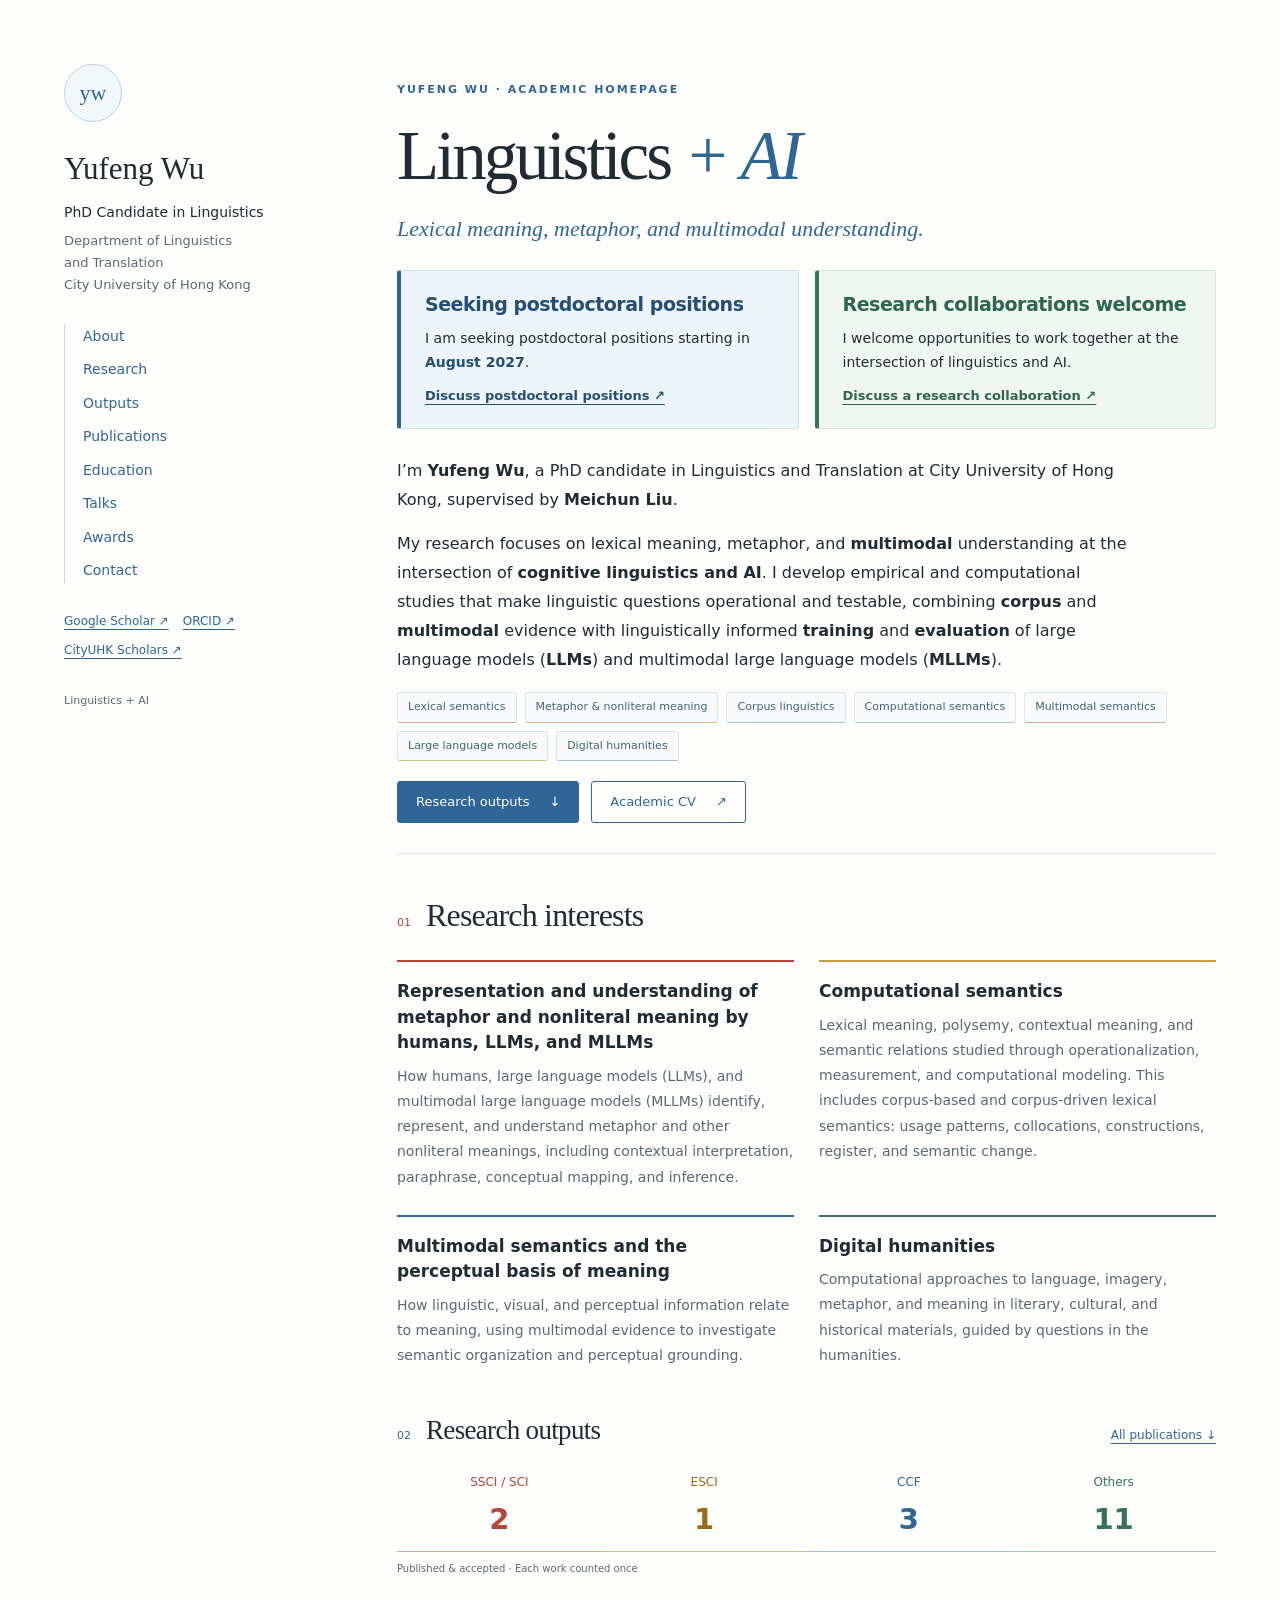
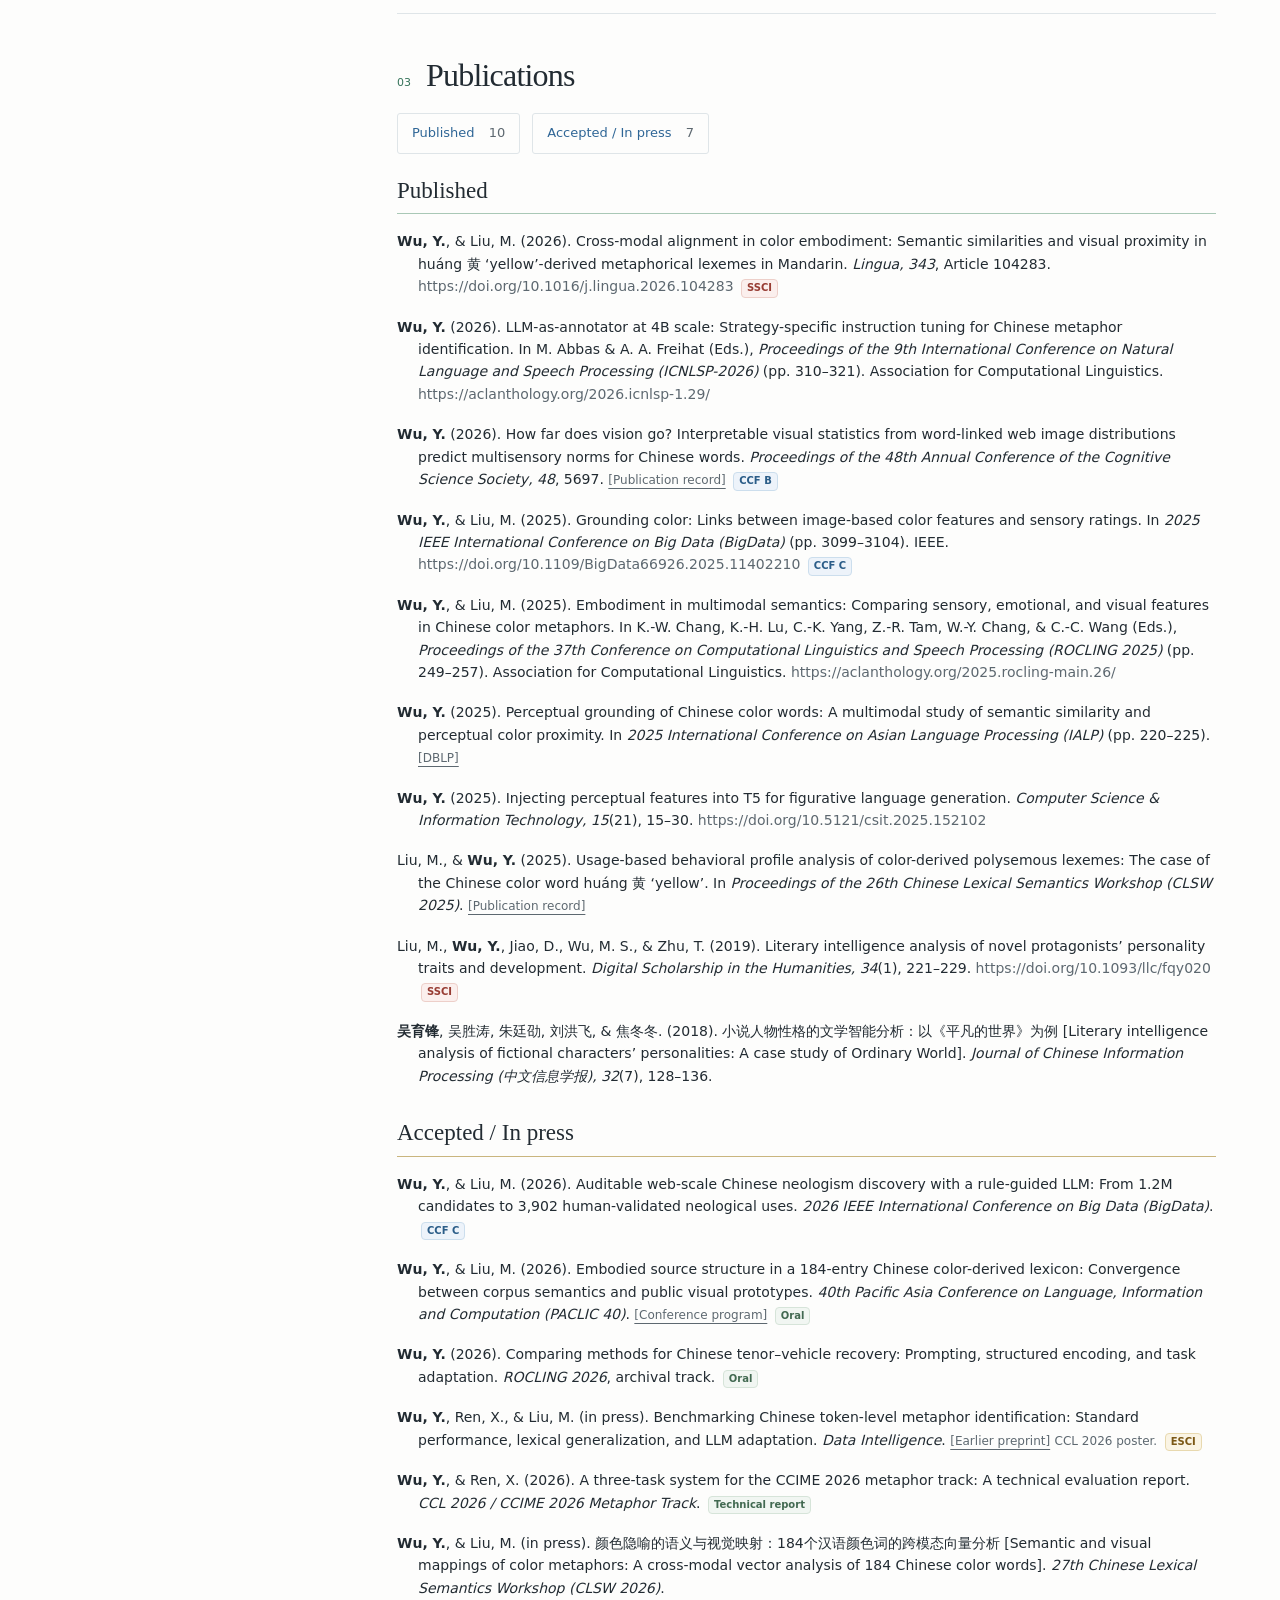
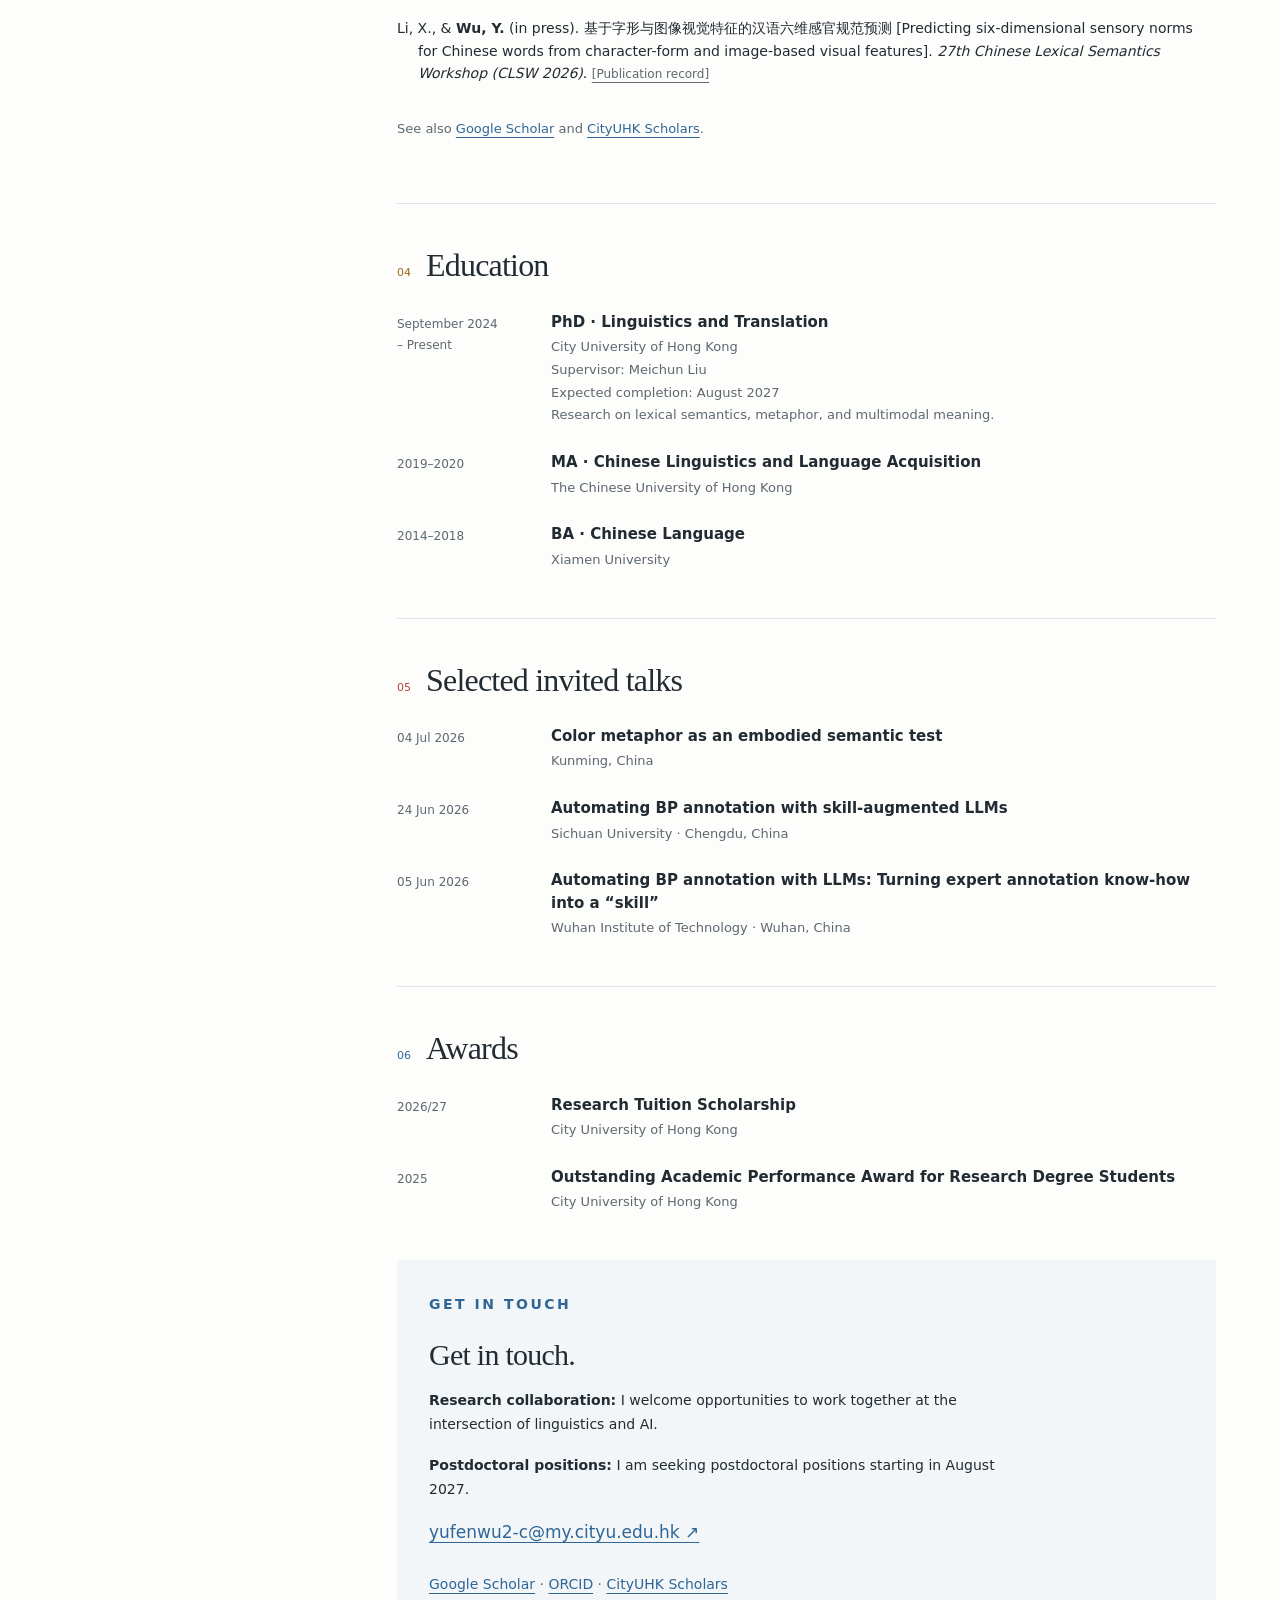
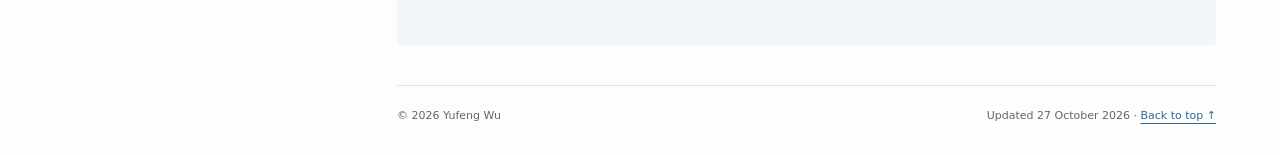
<file: index.html>
<!doctype html>
<html lang="en">
<head>
  <meta charset="utf-8"><meta name="viewport" content="width=device-width,initial-scale=1">
  <title>Yufeng Wu | Linguistics + AI</title>
  <meta name="description" content="Yufeng Wu is a PhD candidate in Linguistics and Translation at City University of Hong Kong. Linguistics + AI: lexical semantics, metaphor, computational semantics, multimodal meaning, and digital humanities.">
  <meta name="keywords" content="Yufeng Wu, Linguistics + AI, lexical semantics, metaphor, corpus linguistics, computational semantics, multimodal semantics, large language models, digital humanities">
  <meta name="theme-color" content="#ffffff"><meta property="og:title" content="Yufeng Wu | Linguistics + AI"><meta property="og:description" content="Linguistics + AI: lexical semantics, metaphor, multimodal meaning, and digital humanities."><meta property="og:type" content="website"><meta property="og:url" content="https://evan-wu59.github.io/">
  <link rel="canonical" href="https://evan-wu59.github.io/"><link rel="icon" type="image/svg+xml" href="favicon.svg"><link rel="stylesheet" href="styles.css?v=20261028-color-accents"><script src="site.js" defer></script>
</head>
<body>
<a class="skip" href="#main">Skip to content</a>
<div class="layout">
  <aside class="sidebar" aria-label="Profile and navigation">
    <div class="monogram" aria-hidden="true">yw</div>
    <a class="identity" href="./">Yufeng Wu</a>
    <p class="role">PhD Candidate in Linguistics</p>
    <p class="affiliation">Department of Linguistics<br>and Translation<br>City University of Hong Kong</p>
    <nav class="navigation" aria-label="Main navigation"><a href="#about">About</a><a href="#research">Research</a><a href="#highlights">Outputs</a><a href="#publications">Publications</a><a href="#education">Education</a><a href="#talks">Talks</a><a href="#awards">Awards</a><a href="#contact">Contact</a></nav>
    <div class="profile-links"><a href="https://scholar.google.com/citations?user=nvYz400AAAAJ&amp;hl=en">Google Scholar ↗</a><a href="https://orcid.org/0000-0002-1842-1677">ORCID ↗</a><a href="https://scholars.cityu.edu.hk/en/persons/yufenwu2/">CityUHK Scholars ↗</a></div>
    <p class="sidebar-note">Linguistics + AI</p>
  </aside>
  <main id="main">
    <section class="hero" id="about" aria-labelledby="intro-title">
<p class="eyebrow">Yufeng Wu · Academic homepage</p>
<h1 id="intro-title">Linguistics <em>+ AI</em></h1>
<p class="hero-subtitle">Lexical meaning, metaphor, and multimodal understanding.</p>
<div class="opportunity-grid">
<aside class="opportunities" aria-label="Postdoctoral positions">
<h2 class="opportunity-title">Seeking postdoctoral positions</h2>
<p>I am seeking postdoctoral positions starting in <strong>August 2027</strong>.</p>
<a class="opportunity-link" href="mailto:yufenwu2-c@my.cityu.edu.hk?subject=Postdoctoral%20positions%20starting%20August%202027">Discuss postdoctoral positions <span aria-hidden="true">&#8599;</span></a>
</aside>
<aside class="opportunities collaboration" aria-label="Research collaboration">
<h2 class="opportunity-title">Research collaborations welcome</h2>
<p>I welcome opportunities to work together at the intersection of linguistics and AI.</p>
<a class="opportunity-link" href="mailto:yufenwu2-c@my.cityu.edu.hk?subject=Research%20collaboration">Discuss a research collaboration <span aria-hidden="true">&#8599;</span></a>
</aside>
</div>
<div class="intro">
  <p>I’m <strong>Yufeng Wu</strong>, a PhD candidate in Linguistics and Translation at City University of Hong Kong, supervised by <strong>Meichun Liu</strong>.</p>
  <p>My research focuses on lexical meaning, metaphor, and <strong>multimodal</strong> understanding at the intersection of <strong>cognitive linguistics and AI</strong>. I develop empirical and computational studies that make linguistic questions operational and testable, combining <strong>corpus</strong> and <strong>multimodal</strong> evidence with linguistically informed <strong>training</strong> and <strong>evaluation</strong> of large language models (<strong>LLMs</strong>) and multimodal large language models (<strong>MLLMs</strong>).</p>
</div>
<ul class="keywords" aria-label="Research keywords"><li>Lexical semantics</li><li>Metaphor &amp; nonliteral meaning</li><li>Corpus linguistics</li><li>Computational semantics</li><li>Multimodal semantics</li><li>Large language models</li><li>Digital humanities</li></ul>
<div class="hero-actions"><a class="button" href="#highlights">Research outputs <span aria-hidden="true">↓</span></a><a class="button secondary" href="cv.html">Academic CV <span aria-hidden="true">↗</span></a></div>
</section>
    <section class="section" id="research" aria-labelledby="research-title"><div class="section-head"><span class="section-num" aria-hidden="true">01</span><h2 id="research-title">Research interests</h2></div><div class="research-grid"><article class="research-item"><h3>Representation and understanding of metaphor and nonliteral meaning by humans, LLMs, and MLLMs</h3><p>How humans, large language models (LLMs), and multimodal large language models (MLLMs) identify, represent, and understand metaphor and other nonliteral meanings, including contextual interpretation, paraphrase, conceptual mapping, and inference.</p></article><article class="research-item"><h3>Computational semantics</h3><p>Lexical meaning, polysemy, contextual meaning, and semantic relations studied through operationalization, measurement, and computational modeling. This includes corpus-based and corpus-driven lexical semantics: usage patterns, collocations, constructions, register, and semantic change.</p></article><article class="research-item"><h3>Multimodal semantics and the perceptual basis of meaning</h3><p>How linguistic, visual, and perceptual information relate to meaning, using multimodal evidence to investigate semantic organization and perceptual grounding.</p></article><article class="research-item"><h3>Digital humanities</h3><p>Computational approaches to language, imagery, metaphor, and meaning in literary, cultural, and historical materials, guided by questions in the humanities.</p></article></div></section><section class="highlights" id="highlights" aria-labelledby="highlights-title"><div class="highlight-heading"><div class="section-head" style="margin-bottom:0"><span class="section-num" aria-hidden="true">02</span><h2 id="highlights-title">Research outputs</h2></div><a href="#publications">All publications &darr;</a></div><table class="research-stats" aria-describedby="stats-note"><caption class="sr-only">All published and accepted works, counted once.</caption><thead><tr><th scope="col"><a href="#publication-01" title="Lingua; Digital Scholarship in the Humanities">SSCI / SCI</a></th><th scope="col"><a href="#publication-14" title="Data Intelligence; accepted for publication">ESCI</a></th><th scope="col"><a href="#publication-03" title="CogSci and IEEE BigData">CCF</a></th><th scope="col"><a href="#publication-02" title="Other published and accepted works">Others</a></th></tr></thead><tbody><tr><td>2</td><td>1</td><td>3</td><td>11</td></tr></tbody></table><p class="stats-note" id="stats-note">Published &amp; accepted &middot; Each work counted once</p></section>
    <section class="section" id="publications" aria-labelledby="publications-title"><div class="section-head"><span class="section-num" aria-hidden="true">03</span><h2 id="publications-title">Publications</h2></div><nav class="publication-jumps" aria-label="Publication categories"><a href="#published">Published <span>10</span></a><a href="#accepted">Accepted / In press <span>7</span></a></nav><section class="publication-group" id="published" aria-labelledby="published-title"><h3 class="publication-group-title" id="published-title">Published</h3><div class="publications"><article class="publication compact-publication" id="publication-01" data-status="published"><p class="apa-reference"><strong>Wu, Y.</strong>, &amp; Liu, M. (2026). Cross-modal alignment in color embodiment: Semantic similarities and visual proximity in huáng 黄 ‘yellow’-derived metaphorical lexemes in Mandarin. <em>Lingua, 343</em>, Article 104283. <a class="citation-link" href="https://doi.org/10.1016/j.lingua.2026.104283">https://doi.org/10.1016/j.lingua.2026.104283</a> <span class="citation-badges"><a class="badge ssci" href="https://repository.gsi.de/record/44280">SSCI</a></span></p></article>
<article class="publication compact-publication" id="publication-02" data-status="published"><p class="apa-reference"><strong>Wu, Y.</strong> (2026). LLM-as-annotator at 4B scale: Strategy-specific instruction tuning for Chinese metaphor identification. In M. Abbas &amp; A. A. Freihat (Eds.), <em>Proceedings of the 9th International Conference on Natural Language and Speech Processing (ICNLSP-2026)</em> (pp. 310–321). Association for Computational Linguistics. <a class="citation-link" href="https://aclanthology.org/2026.icnlsp-1.29/">https://aclanthology.org/2026.icnlsp-1.29/</a></p></article>
<article class="publication compact-publication" id="publication-03" data-status="published"><p class="apa-reference"><strong>Wu, Y.</strong> (2026). How far does vision go? Interpretable visual statistics from word-linked web image distributions predict multisensory norms for Chinese words. <em>Proceedings of the 48th Annual Conference of the Cognitive Science Society, 48</em>, 5697. <a class="citation-extra" href="https://scholars.cityu.edu.hk/en/publications/how-far-does-vision-go-interpretable-visual-statistics-from-word-/">[Publication record]</a> <span class="citation-badges"><a class="badge ccf-b" href="https://www.ccf.org.cn/Academic_Evaluation/Cross_Compre_Emerging/">CCF B</a></span></p></article>
<article class="publication compact-publication" id="publication-04" data-status="published"><p class="apa-reference"><strong>Wu, Y.</strong>, &amp; Liu, M. (2025). Grounding color: Links between image-based color features and sensory ratings. In <em>2025 IEEE International Conference on Big Data (BigData)</em> (pp. 3099–3104). IEEE. <a class="citation-link" href="https://doi.org/10.1109/BigData66926.2025.11402210">https://doi.org/10.1109/BigData66926.2025.11402210</a> <span class="citation-badges"><a class="badge ccf-c" href="https://www.ccf.org.cn/Academic_Evaluation/Cross_Compre_Emerging/">CCF C</a></span></p></article>
<article class="publication compact-publication" id="publication-05" data-status="published"><p class="apa-reference"><strong>Wu, Y.</strong>, &amp; Liu, M. (2025). Embodiment in multimodal semantics: Comparing sensory, emotional, and visual features in Chinese color metaphors. In K.-W. Chang, K.-H. Lu, C.-K. Yang, Z.-R. Tam, W.-Y. Chang, &amp; C.-C. Wang (Eds.), <em>Proceedings of the 37th Conference on Computational Linguistics and Speech Processing (ROCLING 2025)</em> (pp. 249–257). Association for Computational Linguistics. <a class="citation-link" href="https://aclanthology.org/2025.rocling-main.26/">https://aclanthology.org/2025.rocling-main.26/</a></p></article>
<article class="publication compact-publication" id="publication-06" data-status="published"><p class="apa-reference"><strong>Wu, Y.</strong> (2025). Perceptual grounding of Chinese color words: A multimodal study of semantic similarity and perceptual color proximity. In <em>2025 International Conference on Asian Language Processing (IALP)</em> (pp. 220–225). <a class="citation-extra" href="https://dblp.org/rec/conf/ialp/Wu25">[DBLP]</a></p></article>
<article class="publication compact-publication" id="publication-07" data-status="published"><p class="apa-reference"><strong>Wu, Y.</strong> (2025). Injecting perceptual features into T5 for figurative language generation. <em>Computer Science &amp; Information Technology, 15</em>(21), 15–30. <a class="citation-link" href="https://doi.org/10.5121/csit.2025.152102">https://doi.org/10.5121/csit.2025.152102</a></p></article>
<article class="publication compact-publication" id="publication-08" data-status="published"><p class="apa-reference">Liu, M., &amp; <strong>Wu, Y.</strong> (2025). Usage-based behavioral profile analysis of color-derived polysemous lexemes: The case of the Chinese color word huáng 黄 ‘yellow’. In <em>Proceedings of the 26th Chinese Lexical Semantics Workshop (CLSW 2025)</em>. <a class="citation-extra" href="https://scholars.cityu.edu.hk/en/publications/usage-based-behavioral-profile-analysis-of-color-derived-polysemo/">[Publication record]</a></p></article>
<article class="publication compact-publication" id="publication-09" data-status="published"><p class="apa-reference">Liu, M., <strong>Wu, Y.</strong>, Jiao, D., Wu, M. S., &amp; Zhu, T. (2019). Literary intelligence analysis of novel protagonists’ personality traits and development. <em>Digital Scholarship in the Humanities, 34</em>(1), 221–229. <a class="citation-link" href="https://doi.org/10.1093/llc/fqy020">https://doi.org/10.1093/llc/fqy020</a> <span class="citation-badges"><a class="badge ssci" href="https://academic.oup.com/dsh/pages/about">SSCI</a></span></p></article>
<article class="publication compact-publication" id="publication-10" data-status="published"><p class="apa-reference"><strong>吴育锋</strong>, 吴胜涛, 朱廷劭, 刘洪飞, &amp; 焦冬冬. (2018). 小说人物性格的文学智能分析：以《平凡的世界》为例 [Literary intelligence analysis of fictional characters’ personalities: A case study of Ordinary World]. <em>Journal of Chinese Information Processing (中文信息学报), 32</em>(7), 128–136.</p></article></div></section><section class="publication-group" id="accepted" aria-labelledby="accepted-title"><h3 class="publication-group-title" id="accepted-title">Accepted / In press</h3><div class="publications"><article class="publication compact-publication" id="publication-11" data-status="accepted"><p class="apa-reference"><strong>Wu, Y.</strong>, &amp; Liu, M. (2026). Auditable web-scale Chinese neologism discovery with a rule-guided LLM: From 1.2M candidates to 3,902 human-validated neological uses. <em>2026 IEEE International Conference on Big Data (BigData)</em>. <span class="citation-badges"><a class="badge ccf-c" href="https://www.ccf.org.cn/Academic_Evaluation/Cross_Compre_Emerging/">CCF C</a></span></p></article>
<article class="publication compact-publication" id="publication-12" data-status="accepted"><p class="apa-reference"><strong>Wu, Y.</strong>, &amp; Liu, M. (2026). Embodied source structure in a 184-entry Chinese color-derived lexicon: Convergence between corpus semantics and public visual prototypes. <em>40th Pacific Asia Conference on Language, Information and Computation (PACLIC 40)</em>. <a class="citation-extra" href="https://paclic2026.github.io/program.html">[Conference program]</a> <span class="citation-badges"><span class="badge type">Oral</span></span></p></article>
<article class="publication compact-publication" id="publication-13" data-status="accepted"><p class="apa-reference"><strong>Wu, Y.</strong> (2026). Comparing methods for Chinese tenor–vehicle recovery: Prompting, structured encoding, and task adaptation. <em>ROCLING 2026</em>, archival track. <span class="citation-badges"><span class="badge type">Oral</span></span></p></article>
<article class="publication compact-publication" id="publication-14" data-status="accepted"><p class="apa-reference"><strong>Wu, Y.</strong>, Ren, X., &amp; Liu, M. (in press). Benchmarking Chinese token-level metaphor identification: Standard performance, lexical generalization, and LLM adaptation. <em>Data Intelligence</em>. <a class="citation-extra" href="https://arxiv.org/abs/2605.07170">[Earlier preprint]</a> <span class="citation-note">CCL 2026 poster.</span> <span class="citation-badges"><a class="badge esci" href="https://www.sciengine.com/DI/home">ESCI</a></span></p></article>
<article class="publication compact-publication" id="publication-15" data-status="accepted"><p class="apa-reference"><strong>Wu, Y.</strong>, &amp; Ren, X. (2026). A three-task system for the CCIME 2026 metaphor track: A technical evaluation report. <em>CCL 2026 / CCIME 2026 Metaphor Track</em>. <span class="citation-badges"><span class="badge type">Technical report</span></span></p></article>
<article class="publication compact-publication" id="publication-16" data-status="accepted"><p class="apa-reference"><strong>Wu, Y.</strong>, &amp; Liu, M. (in press). 颜色隐喻的语义与视觉映射：184个汉语颜色词的跨模态向量分析 [Semantic and visual mappings of color metaphors: A cross-modal vector analysis of 184 Chinese color words]. <em>27th Chinese Lexical Semantics Workshop (CLSW 2026)</em>.</p></article>
<article class="publication compact-publication" id="publication-17" data-status="accepted"><p class="apa-reference">Li, X., &amp; <strong>Wu, Y.</strong> (in press). 基于字形与图像视觉特征的汉语六维感官规范预测 [Predicting six-dimensional sensory norms for Chinese words from character-form and image-based visual features]. <em>27th Chinese Lexical Semantics Workshop (CLSW 2026)</em>. <a class="citation-extra" href="https://scholars.cityu.edu.hk/en/publications/%E5%9F%BA%E4%BA%8E%E5%AD%97%E5%BD%A2%E4%B8%8E%E5%9B%BE%E5%83%8F%E8%A7%86%E8%A7%89%E7%89%B9%E5%BE%81%E7%9A%84%E6%B1%89%E8%AF%AD%E5%85%AD%E7%BB%B4%E6%84%9F%E5%AE%98%E8%A7%84%E8%8C%83%E9%A2%84%E6%B5%8B/">[Publication record]</a></p></article></div></section><p class="section-note">See also <a href="https://scholar.google.com/citations?user=nvYz400AAAAJ&amp;hl=en">Google Scholar</a> and <a href="https://scholars.cityu.edu.hk/en/persons/yufenwu2/">CityUHK Scholars</a>.</p></section>
    <section class="section" id="education" aria-labelledby="education-title">
      <div class="section-head"><span class="section-num" aria-hidden="true">04</span><h2 id="education-title">Education</h2></div>
      <div class="timeline-row"><span class="date">September 2024<br>– Present</span><div><h3>PhD · Linguistics and Translation</h3><p>City University of Hong Kong</p><p>Supervisor: Meichun Liu</p><p>Expected completion: August 2027</p><p>Research on lexical semantics, metaphor, and multimodal meaning.</p></div></div>
      <div class="timeline-row"><span class="date">2019–2020</span><div><h3>MA · Chinese Linguistics and Language Acquisition</h3><p>The Chinese University of Hong Kong</p></div></div>
      <div class="timeline-row"><span class="date">2014–2018</span><div><h3>BA · Chinese Language</h3><p>Xiamen University</p></div></div>
    </section>
    <section class="section" id="talks" aria-labelledby="talks-title">
      <div class="section-head"><span class="section-num" aria-hidden="true">05</span><h2 id="talks-title">Selected invited talks</h2></div>
      <div class="timeline-row"><time class="date" datetime="2026-07-04">04 Jul 2026</time><div><h3>Color metaphor as an embodied semantic test</h3><p>Kunming, China</p></div></div>
      <div class="timeline-row"><time class="date" datetime="2026-06-24">24 Jun 2026</time><div><h3>Automating BP annotation with skill-augmented LLMs</h3><p>Sichuan University · Chengdu, China</p></div></div>
      <div class="timeline-row"><time class="date" datetime="2026-06-05">05 Jun 2026</time><div><h3>Automating BP annotation with LLMs: Turning expert annotation know-how into a “skill”</h3><p>Wuhan Institute of Technology · Wuhan, China</p></div></div>
    </section>
    <section class="section" id="awards" aria-labelledby="awards-title"><div class="section-head"><span class="section-num" aria-hidden="true">06</span><h2 id="awards-title">Awards</h2></div><div class="timeline-row"><span class="date">2026/27</span><div><h3>Research Tuition Scholarship</h3><p>City University of Hong Kong</p></div></div><div class="timeline-row"><span class="date">2025</span><div><h3>Outstanding Academic Performance Award for Research Degree Students</h3><p>City University of Hong Kong</p></div></div></section><section class="contact" id="contact" aria-labelledby="contact-title"><p class="eyebrow">Get in touch</p><h2 id="contact-title">Get in touch.</h2><p><strong>Research collaboration:</strong> I welcome opportunities to work together at the intersection of linguistics and AI.</p><p><strong>Postdoctoral positions:</strong> I am seeking postdoctoral positions starting in August 2027.</p><a class="email" href="mailto:yufenwu2-c@my.cityu.edu.hk">yufenwu2-c@my.cityu.edu.hk ↗</a><p class="section-note"><a href="https://scholar.google.com/citations?user=nvYz400AAAAJ&amp;hl=en">Google Scholar</a> · <a href="https://orcid.org/0000-0002-1842-1677">ORCID</a> · <a href="https://scholars.cityu.edu.hk/en/persons/yufenwu2/">CityUHK Scholars</a></p></section>
    <footer class="footer"><span>© 2026 Yufeng Wu</span><span>Updated 27 October 2026 · <a href="#about">Back to top ↑</a></span></footer>
  </main>
</div>
</body>
</html>
</file>
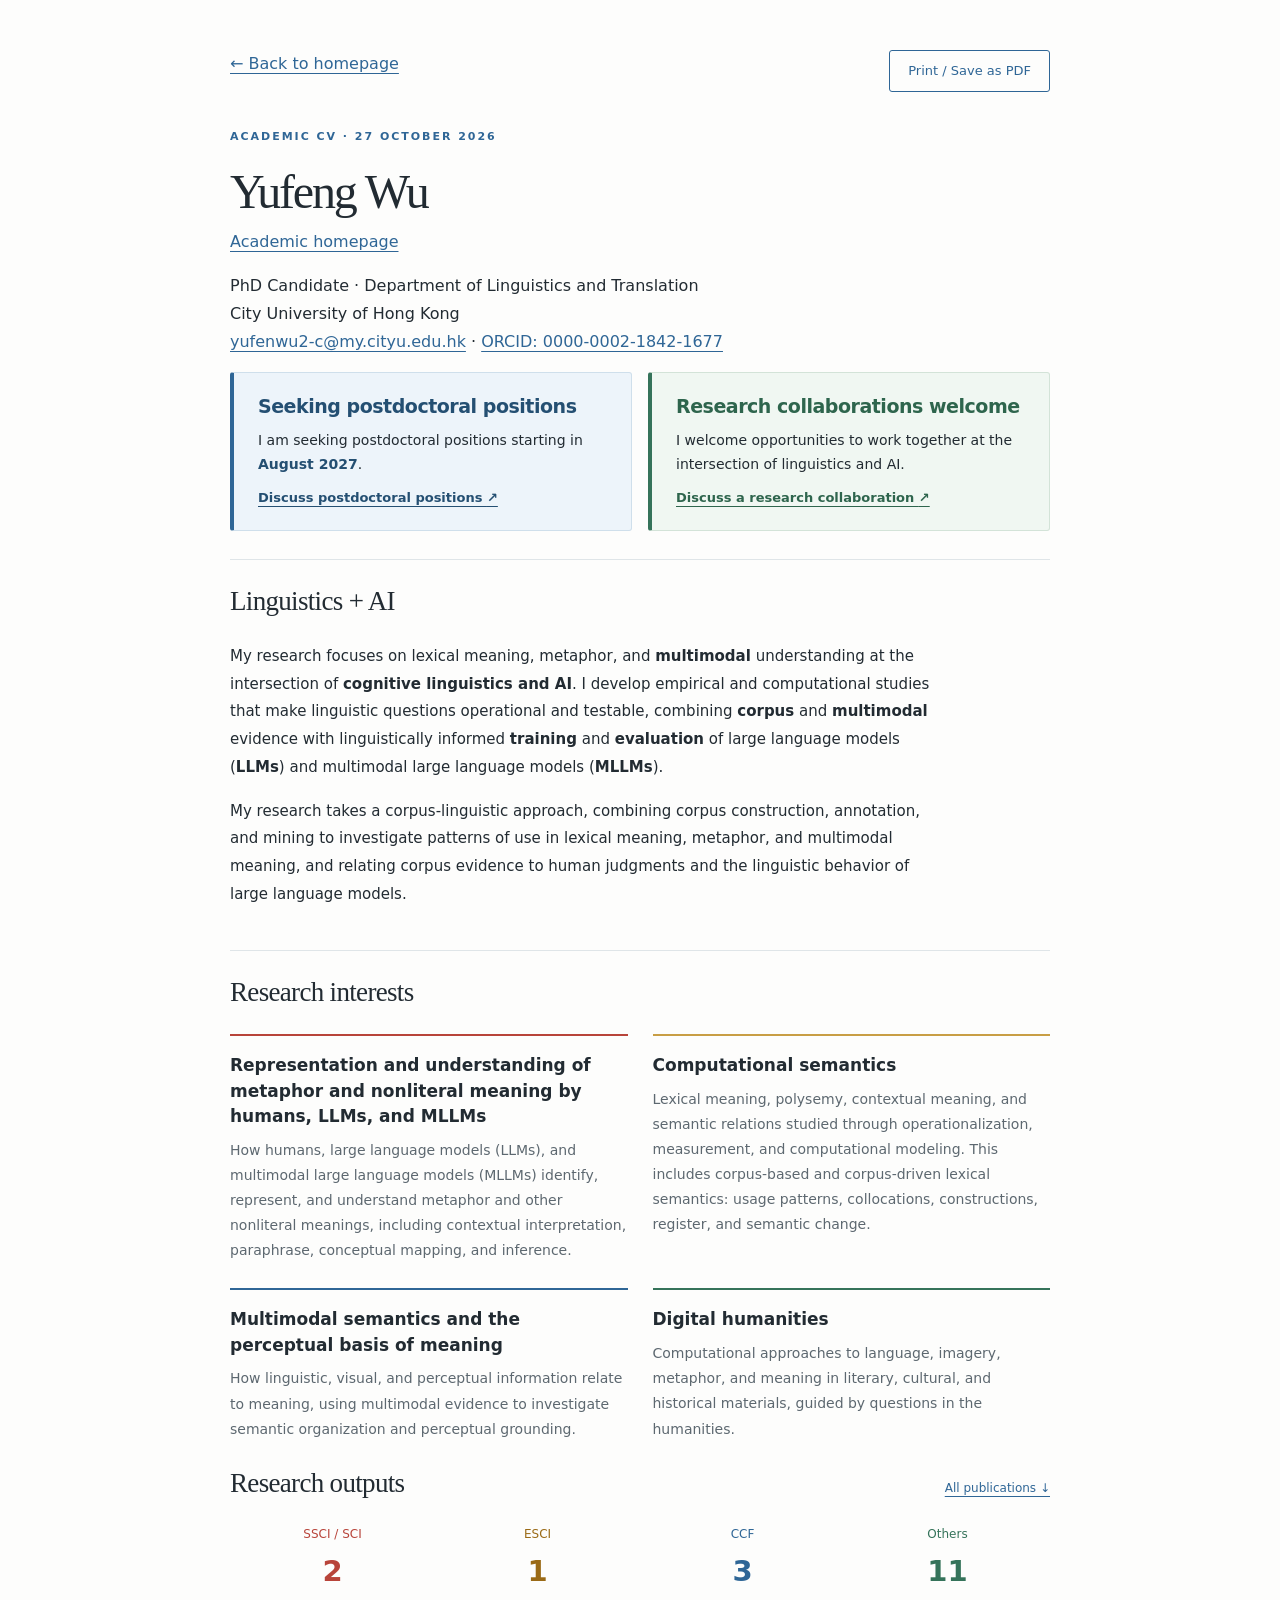
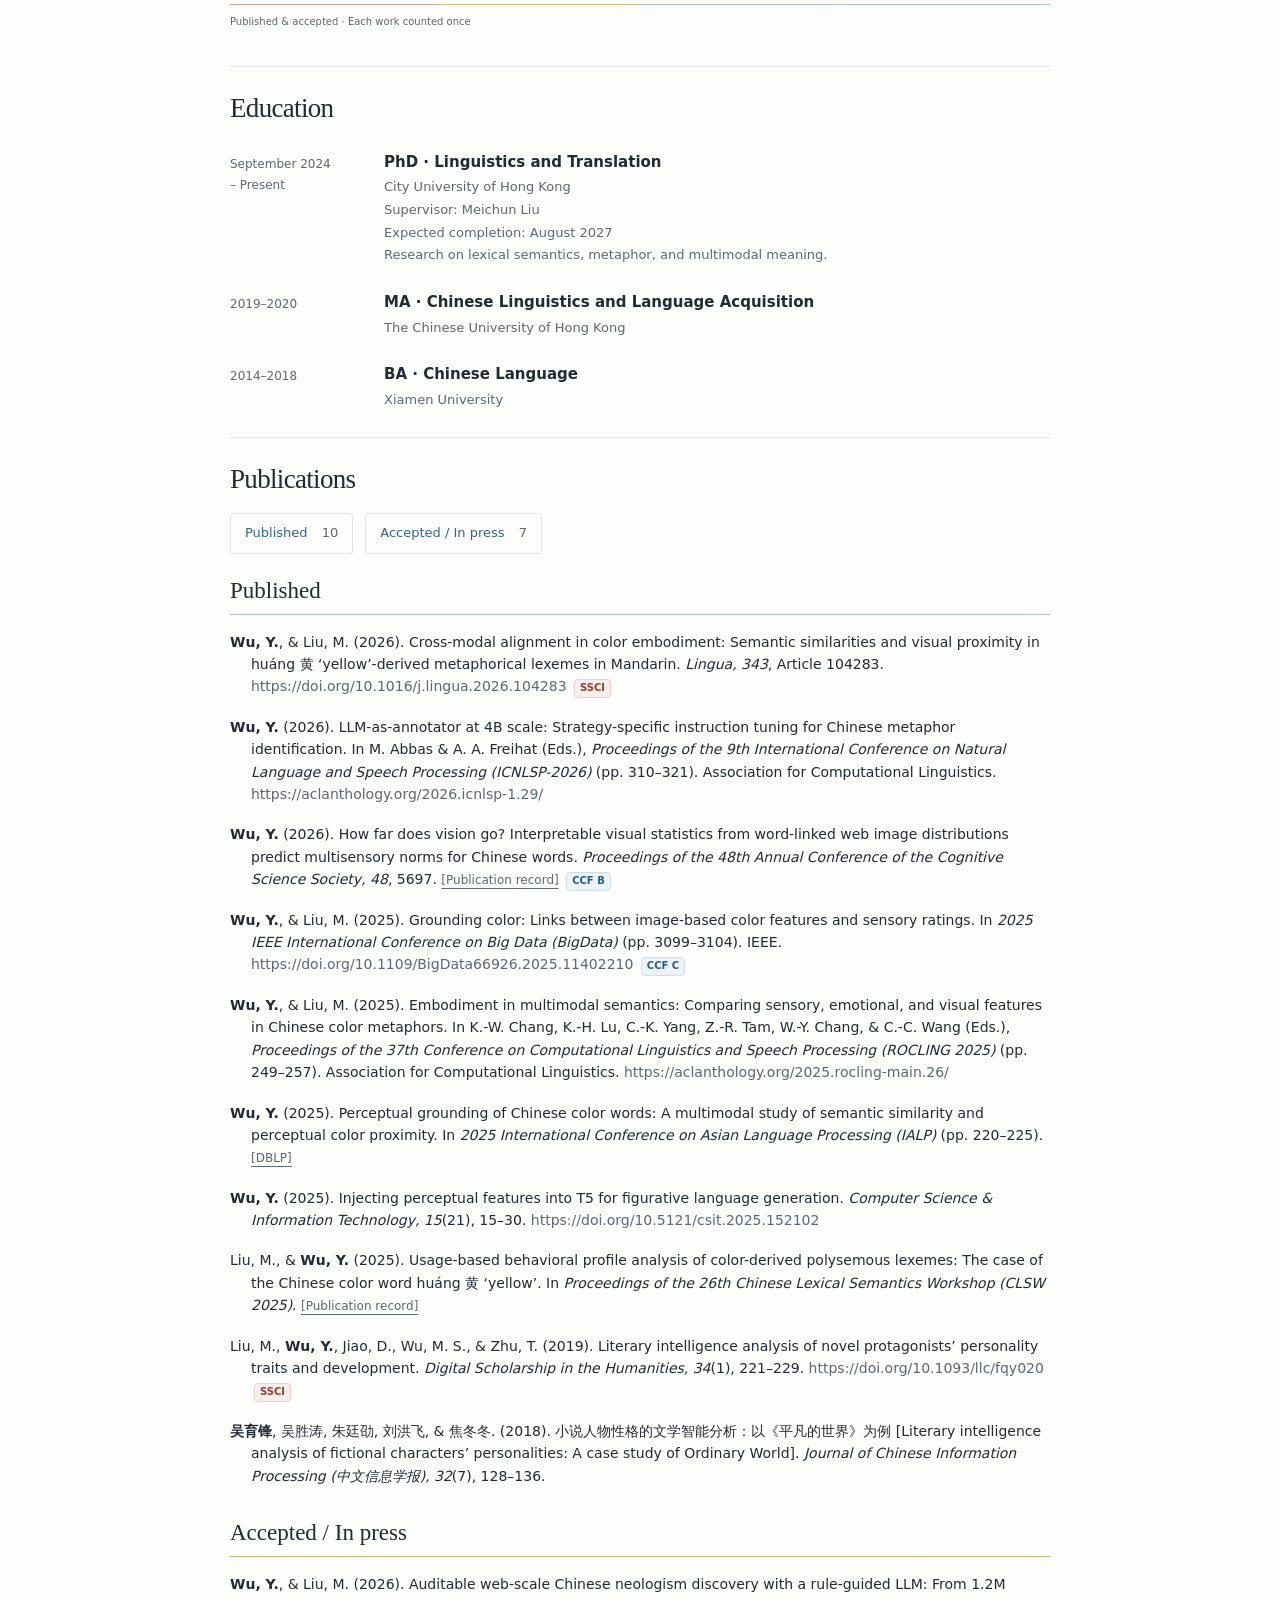
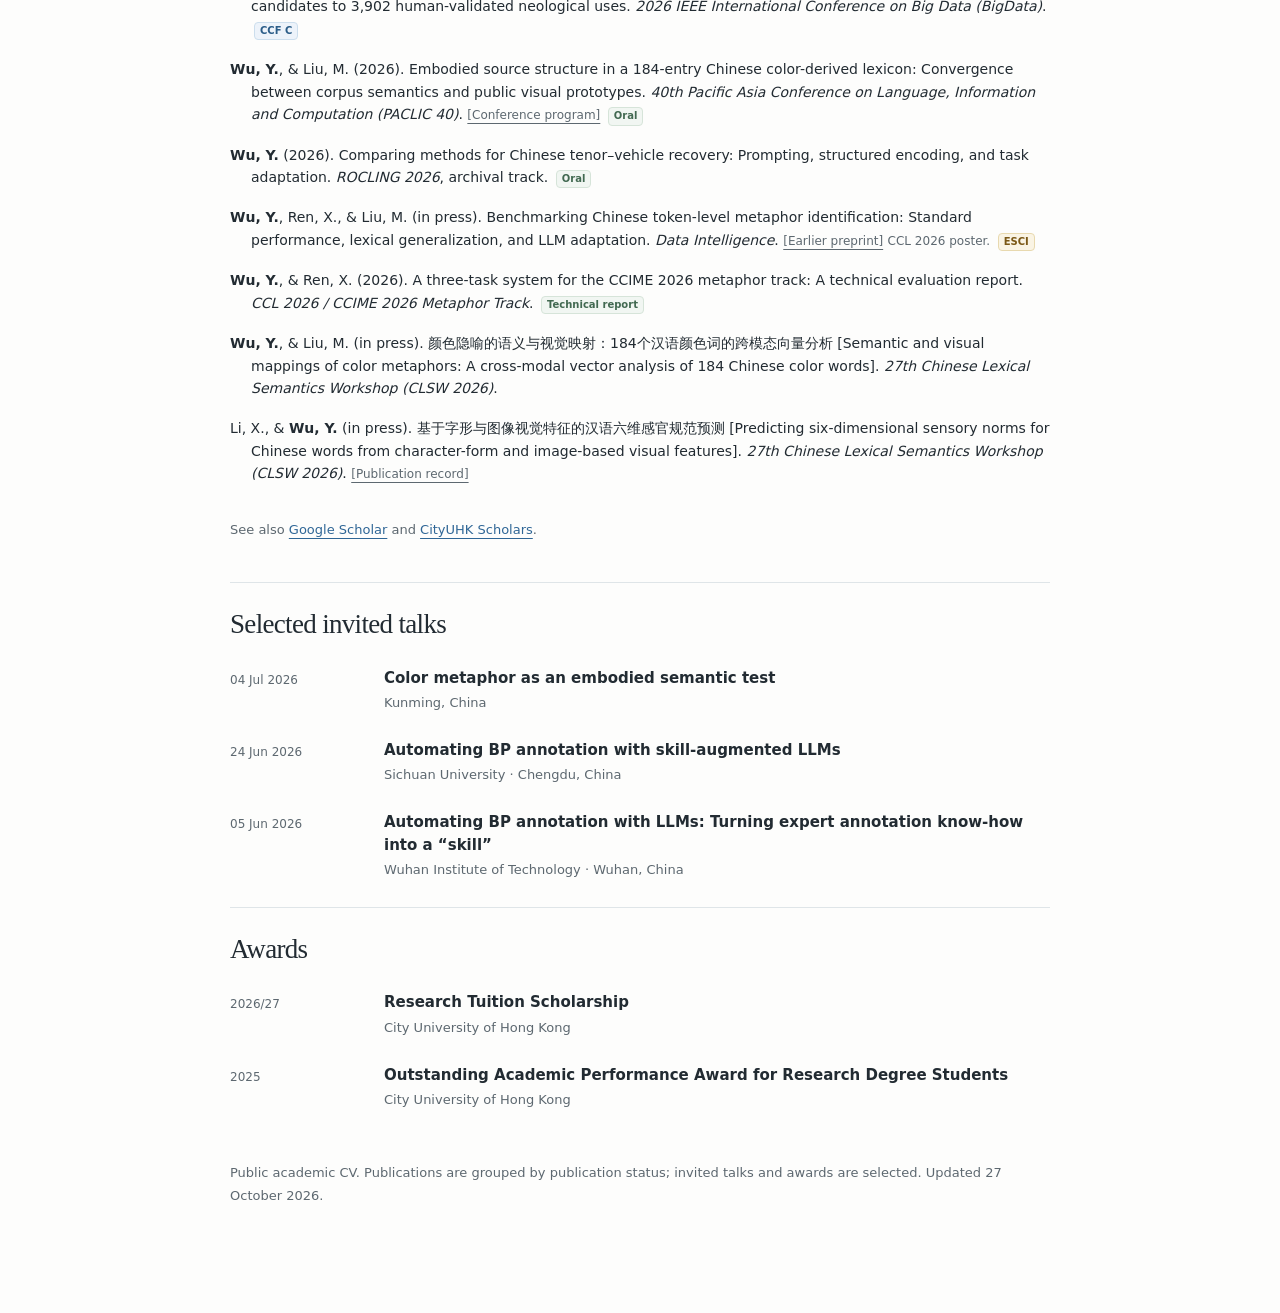
<file: cv.html>
<!doctype html>
<html lang="en"><head><meta charset="utf-8"><meta name="viewport" content="width=device-width,initial-scale=1"><title>Yufeng Wu | Academic CV</title><meta name="description" content="Academic CV of Yufeng Wu — Linguistics + AI, PhD candidate in Linguistics and Translation at City University of Hong Kong."><link rel="icon" href="favicon.svg" type="image/svg+xml"><link rel="stylesheet" href="styles.css?v=20261028-color-accents"><script src="site.js" defer></script><style>@media print{.cv-wrap .highlights{display:block;break-inside:avoid}}</style></head><body><main class="cv-wrap">
<div class="cv-top no-print"><a href="./">← Back to homepage</a><button class="button secondary" data-print type="button">Print / Save as PDF</button></div>
<p class="eyebrow">Academic CV · 27 October 2026</p><h1>Yufeng Wu</h1><p><a href="https://evan-wu59.github.io/">Academic homepage</a></p><p>PhD Candidate · Department of Linguistics and Translation<br>City University of Hong Kong<br><a href="mailto:yufenwu2-c@my.cityu.edu.hk">yufenwu2-c@my.cityu.edu.hk</a> · <a href="https://orcid.org/0000-0002-1842-1677">ORCID: 0000-0002-1842-1677</a></p>
<div class="opportunity-grid">
<aside class="opportunities" aria-label="Postdoctoral positions">
<h2 class="opportunity-title">Seeking postdoctoral positions</h2>
<p>I am seeking postdoctoral positions starting in <strong>August 2027</strong>.</p>
<a class="opportunity-link" href="mailto:yufenwu2-c@my.cityu.edu.hk?subject=Postdoctoral%20positions%20starting%20August%202027">Discuss postdoctoral positions <span aria-hidden="true">&#8599;</span></a>
</aside>
<aside class="opportunities collaboration" aria-label="Research collaboration">
<h2 class="opportunity-title">Research collaborations welcome</h2>
<p>I welcome opportunities to work together at the intersection of linguistics and AI.</p>
<a class="opportunity-link" href="mailto:yufenwu2-c@my.cityu.edu.hk?subject=Research%20collaboration">Discuss a research collaboration <span aria-hidden="true">&#8599;</span></a>
</aside>
</div><section class="section"><div class="section-head"><h2>Linguistics + AI</h2></div><p class="intro">My research focuses on lexical meaning, metaphor, and <strong>multimodal</strong> understanding at the intersection of <strong>cognitive linguistics and AI</strong>. I develop empirical and computational studies that make linguistic questions operational and testable, combining <strong>corpus</strong> and <strong>multimodal</strong> evidence with linguistically informed <strong>training</strong> and <strong>evaluation</strong> of large language models (<strong>LLMs</strong>) and multimodal large language models (<strong>MLLMs</strong>).</p><p class="intro">My research takes a corpus-linguistic approach, combining corpus construction, annotation, and mining to investigate patterns of use in lexical meaning, metaphor, and multimodal meaning, and relating corpus evidence to human judgments and the linguistic behavior of large language models.</p></section>
    <section class="section" id="research" aria-labelledby="research-title"><div class="section-head"><h2 id="research-title">Research interests</h2></div><div class="research-grid"><article class="research-item"><h3>Representation and understanding of metaphor and nonliteral meaning by humans, LLMs, and MLLMs</h3><p>How humans, large language models (LLMs), and multimodal large language models (MLLMs) identify, represent, and understand metaphor and other nonliteral meanings, including contextual interpretation, paraphrase, conceptual mapping, and inference.</p></article><article class="research-item"><h3>Computational semantics</h3><p>Lexical meaning, polysemy, contextual meaning, and semantic relations studied through operationalization, measurement, and computational modeling. This includes corpus-based and corpus-driven lexical semantics: usage patterns, collocations, constructions, register, and semantic change.</p></article><article class="research-item"><h3>Multimodal semantics and the perceptual basis of meaning</h3><p>How linguistic, visual, and perceptual information relate to meaning, using multimodal evidence to investigate semantic organization and perceptual grounding.</p></article><article class="research-item"><h3>Digital humanities</h3><p>Computational approaches to language, imagery, metaphor, and meaning in literary, cultural, and historical materials, guided by questions in the humanities.</p></article></div></section><section class="highlights" id="highlights" aria-labelledby="highlights-title"><div class="highlight-heading"><h2 id="highlights-title">Research outputs</h2><a href="#publications">All publications &darr;</a></div><table class="research-stats" aria-describedby="stats-note"><caption class="sr-only">All published and accepted works, counted once.</caption><thead><tr><th scope="col"><a href="#publication-01" title="Lingua; Digital Scholarship in the Humanities">SSCI / SCI</a></th><th scope="col"><a href="#publication-14" title="Data Intelligence; accepted for publication">ESCI</a></th><th scope="col"><a href="#publication-03" title="CogSci and IEEE BigData">CCF</a></th><th scope="col"><a href="#publication-02" title="Other published and accepted works">Others</a></th></tr></thead><tbody><tr><td>2</td><td>1</td><td>3</td><td>11</td></tr></tbody></table><p class="stats-note" id="stats-note">Published &amp; accepted &middot; Each work counted once</p></section><section class="section" id="education" aria-labelledby="education-title">
      <div class="section-head"><h2 id="education-title">Education</h2></div>
      <div class="timeline-row"><span class="date">September 2024<br>– Present</span><div><h3>PhD · Linguistics and Translation</h3><p>City University of Hong Kong</p><p>Supervisor: Meichun Liu</p><p>Expected completion: August 2027</p><p>Research on lexical semantics, metaphor, and multimodal meaning.</p></div></div>
      <div class="timeline-row"><span class="date">2019–2020</span><div><h3>MA · Chinese Linguistics and Language Acquisition</h3><p>The Chinese University of Hong Kong</p></div></div>
      <div class="timeline-row"><span class="date">2014–2018</span><div><h3>BA · Chinese Language</h3><p>Xiamen University</p></div></div>
    </section>    <section class="section" id="publications" aria-labelledby="publications-title"><div class="section-head"><h2 id="publications-title">Publications</h2></div><nav class="publication-jumps" aria-label="Publication categories"><a href="#published">Published <span>10</span></a><a href="#accepted">Accepted / In press <span>7</span></a></nav><section class="publication-group" id="published" aria-labelledby="published-title"><h3 class="publication-group-title" id="published-title">Published</h3><div class="publications"><article class="publication compact-publication" id="publication-01" data-status="published"><p class="apa-reference"><strong>Wu, Y.</strong>, &amp; Liu, M. (2026). Cross-modal alignment in color embodiment: Semantic similarities and visual proximity in huáng 黄 ‘yellow’-derived metaphorical lexemes in Mandarin. <em>Lingua, 343</em>, Article 104283. <a class="citation-link" href="https://doi.org/10.1016/j.lingua.2026.104283">https://doi.org/10.1016/j.lingua.2026.104283</a> <span class="citation-badges"><a class="badge ssci" href="https://repository.gsi.de/record/44280">SSCI</a></span></p></article>
<article class="publication compact-publication" id="publication-02" data-status="published"><p class="apa-reference"><strong>Wu, Y.</strong> (2026). LLM-as-annotator at 4B scale: Strategy-specific instruction tuning for Chinese metaphor identification. In M. Abbas &amp; A. A. Freihat (Eds.), <em>Proceedings of the 9th International Conference on Natural Language and Speech Processing (ICNLSP-2026)</em> (pp. 310–321). Association for Computational Linguistics. <a class="citation-link" href="https://aclanthology.org/2026.icnlsp-1.29/">https://aclanthology.org/2026.icnlsp-1.29/</a></p></article>
<article class="publication compact-publication" id="publication-03" data-status="published"><p class="apa-reference"><strong>Wu, Y.</strong> (2026). How far does vision go? Interpretable visual statistics from word-linked web image distributions predict multisensory norms for Chinese words. <em>Proceedings of the 48th Annual Conference of the Cognitive Science Society, 48</em>, 5697. <a class="citation-extra" href="https://scholars.cityu.edu.hk/en/publications/how-far-does-vision-go-interpretable-visual-statistics-from-word-/">[Publication record]</a> <span class="citation-badges"><a class="badge ccf-b" href="https://www.ccf.org.cn/Academic_Evaluation/Cross_Compre_Emerging/">CCF B</a></span></p></article>
<article class="publication compact-publication" id="publication-04" data-status="published"><p class="apa-reference"><strong>Wu, Y.</strong>, &amp; Liu, M. (2025). Grounding color: Links between image-based color features and sensory ratings. In <em>2025 IEEE International Conference on Big Data (BigData)</em> (pp. 3099–3104). IEEE. <a class="citation-link" href="https://doi.org/10.1109/BigData66926.2025.11402210">https://doi.org/10.1109/BigData66926.2025.11402210</a> <span class="citation-badges"><a class="badge ccf-c" href="https://www.ccf.org.cn/Academic_Evaluation/Cross_Compre_Emerging/">CCF C</a></span></p></article>
<article class="publication compact-publication" id="publication-05" data-status="published"><p class="apa-reference"><strong>Wu, Y.</strong>, &amp; Liu, M. (2025). Embodiment in multimodal semantics: Comparing sensory, emotional, and visual features in Chinese color metaphors. In K.-W. Chang, K.-H. Lu, C.-K. Yang, Z.-R. Tam, W.-Y. Chang, &amp; C.-C. Wang (Eds.), <em>Proceedings of the 37th Conference on Computational Linguistics and Speech Processing (ROCLING 2025)</em> (pp. 249–257). Association for Computational Linguistics. <a class="citation-link" href="https://aclanthology.org/2025.rocling-main.26/">https://aclanthology.org/2025.rocling-main.26/</a></p></article>
<article class="publication compact-publication" id="publication-06" data-status="published"><p class="apa-reference"><strong>Wu, Y.</strong> (2025). Perceptual grounding of Chinese color words: A multimodal study of semantic similarity and perceptual color proximity. In <em>2025 International Conference on Asian Language Processing (IALP)</em> (pp. 220–225). <a class="citation-extra" href="https://dblp.org/rec/conf/ialp/Wu25">[DBLP]</a></p></article>
<article class="publication compact-publication" id="publication-07" data-status="published"><p class="apa-reference"><strong>Wu, Y.</strong> (2025). Injecting perceptual features into T5 for figurative language generation. <em>Computer Science &amp; Information Technology, 15</em>(21), 15–30. <a class="citation-link" href="https://doi.org/10.5121/csit.2025.152102">https://doi.org/10.5121/csit.2025.152102</a></p></article>
<article class="publication compact-publication" id="publication-08" data-status="published"><p class="apa-reference">Liu, M., &amp; <strong>Wu, Y.</strong> (2025). Usage-based behavioral profile analysis of color-derived polysemous lexemes: The case of the Chinese color word huáng 黄 ‘yellow’. In <em>Proceedings of the 26th Chinese Lexical Semantics Workshop (CLSW 2025)</em>. <a class="citation-extra" href="https://scholars.cityu.edu.hk/en/publications/usage-based-behavioral-profile-analysis-of-color-derived-polysemo/">[Publication record]</a></p></article>
<article class="publication compact-publication" id="publication-09" data-status="published"><p class="apa-reference">Liu, M., <strong>Wu, Y.</strong>, Jiao, D., Wu, M. S., &amp; Zhu, T. (2019). Literary intelligence analysis of novel protagonists’ personality traits and development. <em>Digital Scholarship in the Humanities, 34</em>(1), 221–229. <a class="citation-link" href="https://doi.org/10.1093/llc/fqy020">https://doi.org/10.1093/llc/fqy020</a> <span class="citation-badges"><a class="badge ssci" href="https://academic.oup.com/dsh/pages/about">SSCI</a></span></p></article>
<article class="publication compact-publication" id="publication-10" data-status="published"><p class="apa-reference"><strong>吴育锋</strong>, 吴胜涛, 朱廷劭, 刘洪飞, &amp; 焦冬冬. (2018). 小说人物性格的文学智能分析：以《平凡的世界》为例 [Literary intelligence analysis of fictional characters’ personalities: A case study of Ordinary World]. <em>Journal of Chinese Information Processing (中文信息学报), 32</em>(7), 128–136.</p></article></div></section><section class="publication-group" id="accepted" aria-labelledby="accepted-title"><h3 class="publication-group-title" id="accepted-title">Accepted / In press</h3><div class="publications"><article class="publication compact-publication" id="publication-11" data-status="accepted"><p class="apa-reference"><strong>Wu, Y.</strong>, &amp; Liu, M. (2026). Auditable web-scale Chinese neologism discovery with a rule-guided LLM: From 1.2M candidates to 3,902 human-validated neological uses. <em>2026 IEEE International Conference on Big Data (BigData)</em>. <span class="citation-badges"><a class="badge ccf-c" href="https://www.ccf.org.cn/Academic_Evaluation/Cross_Compre_Emerging/">CCF C</a></span></p></article>
<article class="publication compact-publication" id="publication-12" data-status="accepted"><p class="apa-reference"><strong>Wu, Y.</strong>, &amp; Liu, M. (2026). Embodied source structure in a 184-entry Chinese color-derived lexicon: Convergence between corpus semantics and public visual prototypes. <em>40th Pacific Asia Conference on Language, Information and Computation (PACLIC 40)</em>. <a class="citation-extra" href="https://paclic2026.github.io/program.html">[Conference program]</a> <span class="citation-badges"><span class="badge type">Oral</span></span></p></article>
<article class="publication compact-publication" id="publication-13" data-status="accepted"><p class="apa-reference"><strong>Wu, Y.</strong> (2026). Comparing methods for Chinese tenor–vehicle recovery: Prompting, structured encoding, and task adaptation. <em>ROCLING 2026</em>, archival track. <span class="citation-badges"><span class="badge type">Oral</span></span></p></article>
<article class="publication compact-publication" id="publication-14" data-status="accepted"><p class="apa-reference"><strong>Wu, Y.</strong>, Ren, X., &amp; Liu, M. (in press). Benchmarking Chinese token-level metaphor identification: Standard performance, lexical generalization, and LLM adaptation. <em>Data Intelligence</em>. <a class="citation-extra" href="https://arxiv.org/abs/2605.07170">[Earlier preprint]</a> <span class="citation-note">CCL 2026 poster.</span> <span class="citation-badges"><a class="badge esci" href="https://www.sciengine.com/DI/home">ESCI</a></span></p></article>
<article class="publication compact-publication" id="publication-15" data-status="accepted"><p class="apa-reference"><strong>Wu, Y.</strong>, &amp; Ren, X. (2026). A three-task system for the CCIME 2026 metaphor track: A technical evaluation report. <em>CCL 2026 / CCIME 2026 Metaphor Track</em>. <span class="citation-badges"><span class="badge type">Technical report</span></span></p></article>
<article class="publication compact-publication" id="publication-16" data-status="accepted"><p class="apa-reference"><strong>Wu, Y.</strong>, &amp; Liu, M. (in press). 颜色隐喻的语义与视觉映射：184个汉语颜色词的跨模态向量分析 [Semantic and visual mappings of color metaphors: A cross-modal vector analysis of 184 Chinese color words]. <em>27th Chinese Lexical Semantics Workshop (CLSW 2026)</em>.</p></article>
<article class="publication compact-publication" id="publication-17" data-status="accepted"><p class="apa-reference">Li, X., &amp; <strong>Wu, Y.</strong> (in press). 基于字形与图像视觉特征的汉语六维感官规范预测 [Predicting six-dimensional sensory norms for Chinese words from character-form and image-based visual features]. <em>27th Chinese Lexical Semantics Workshop (CLSW 2026)</em>. <a class="citation-extra" href="https://scholars.cityu.edu.hk/en/publications/%E5%9F%BA%E4%BA%8E%E5%AD%97%E5%BD%A2%E4%B8%8E%E5%9B%BE%E5%83%8F%E8%A7%86%E8%A7%89%E7%89%B9%E5%BE%81%E7%9A%84%E6%B1%89%E8%AF%AD%E5%85%AD%E7%BB%B4%E6%84%9F%E5%AE%98%E8%A7%84%E8%8C%83%E9%A2%84%E6%B5%8B/">[Publication record]</a></p></article></div></section><p class="section-note">See also <a href="https://scholar.google.com/citations?user=nvYz400AAAAJ&amp;hl=en">Google Scholar</a> and <a href="https://scholars.cityu.edu.hk/en/persons/yufenwu2/">CityUHK Scholars</a>.</p></section>    <section class="section" id="talks" aria-labelledby="talks-title">
      <div class="section-head"><h2 id="talks-title">Selected invited talks</h2></div>
      <div class="timeline-row"><time class="date" datetime="2026-07-04">04 Jul 2026</time><div><h3>Color metaphor as an embodied semantic test</h3><p>Kunming, China</p></div></div>
      <div class="timeline-row"><time class="date" datetime="2026-06-24">24 Jun 2026</time><div><h3>Automating BP annotation with skill-augmented LLMs</h3><p>Sichuan University · Chengdu, China</p></div></div>
      <div class="timeline-row"><time class="date" datetime="2026-06-05">05 Jun 2026</time><div><h3>Automating BP annotation with LLMs: Turning expert annotation know-how into a “skill”</h3><p>Wuhan Institute of Technology · Wuhan, China</p></div></div>
    </section><section class="section" id="awards" aria-labelledby="awards-title"><div class="section-head"><h2 id="awards-title">Awards</h2></div><div class="timeline-row"><span class="date">2026/27</span><div><h3>Research Tuition Scholarship</h3><p>City University of Hong Kong</p></div></div><div class="timeline-row"><span class="date">2025</span><div><h3>Outstanding Academic Performance Award for Research Degree Students</h3><p>City University of Hong Kong</p></div></div></section><p class="section-note">Public academic CV. Publications are grouped by publication status; invited talks and awards are selected. Updated 27 October 2026.</p></main></body></html>
</file>
<file: styles.css>
:root{--paper:#ffffff;--ink:#171717;--muted:#626262;--line:#dedede;--green:#292929;--pale:#f4f4f4;--accent:#777777;--serif:Georgia,'Times New Roman',serif;--sans:system-ui,-apple-system,BlinkMacSystemFont,'Segoe UI',sans-serif}
*{box-sizing:border-box}html{scroll-behavior:smooth;scroll-padding-top:32px}body{margin:0;background:var(--paper);color:var(--ink);font:16px/1.75 var(--sans)}a{color:var(--green);text-underline-offset:4px;text-decoration-thickness:1px}a:hover{color:#000000}button,a{-webkit-tap-highlight-color:transparent}a:focus-visible,button:focus-visible{outline:3px solid var(--accent);outline-offset:5px}.skip{position:absolute;left:20px;top:-80px;background:var(--ink);color:white;padding:10px 20px;z-index:10}.skip:focus{top:12px}.layout{max-width:1320px;margin:auto;padding:64px 64px 30px;display:grid;grid-template-columns:245px minmax(0,1fr);gap:88px}.sidebar{position:sticky;top:48px;align-self:start}.monogram{display:grid;place-items:center;width:58px;height:58px;border:1px solid #c7c7c7;border-radius:50%;font:22px var(--serif);color:var(--green);margin-bottom:28px}.identity{font:31px/1.2 var(--serif);text-decoration:none;color:var(--ink)}.role{font-size:14px;margin:12px 0 0}.affiliation{font-size:13px;line-height:1.7;color:var(--muted);margin:5px 0 28px}.navigation{display:flex;flex-direction:column;gap:9px;border-left:1px solid var(--line);padding-left:18px;margin:28px 0}.navigation a{text-decoration:none;font-size:14px}.profile-links{display:flex;gap:8px 14px;flex-wrap:wrap;font-size:12px;max-width:220px}.sidebar-note{font-size:11px;color:var(--muted);margin-top:30px}.eyebrow{text-transform:uppercase;letter-spacing:.18em;font-size:11px;font-weight:650;color:var(--green);margin:0 0 20px}h1{font:normal clamp(44px,5.4vw,72px)/1.08 var(--serif);letter-spacing:-.045em;margin:0 0 26px}h1 em{font-weight:normal;color:var(--green)}.intro{font-size:18px;line-height:1.85;max-width:700px}.intro p{margin:0 0 16px}.intro strong{font-weight:550}.hero{padding:16px 0 48px}.hero-actions{display:flex;flex-wrap:wrap;gap:12px;margin-top:28px}.button{display:inline-flex;align-items:center;justify-content:center;gap:20px;border:1px solid var(--green);padding:10px 18px;text-decoration:none;font:13px/1.5 var(--sans);border-radius:3px;background:var(--green);color:white;cursor:pointer}.button:hover{background:var(--ink);color:white}.button.secondary{background:transparent;color:var(--green)}.button.secondary:hover{background:var(--pale)}.concept-strip{display:flex;align-items:center;gap:18px;margin-top:38px;color:var(--muted);font:italic 17px var(--serif)}.concept-strip span:not(.rule){white-space:nowrap}.concept-strip .rule{height:1px;background:#cccccc;flex:1}.section{border-top:1px solid var(--line);padding:42px 0 46px}.section-head{display:flex;align-items:baseline;gap:15px;margin-bottom:26px}.section-num{font-size:11px;color:var(--accent);font-variant-numeric:tabular-nums}h2{font:normal 32px/1.2 var(--serif);letter-spacing:-.025em;margin:0}h3{font-weight:550;font-size:17px;line-height:1.5;margin:0 0 8px}p{margin:0 0 16px}.research-grid{display:grid;grid-template-columns:repeat(2,minmax(0,1fr));gap:25px}.research-item{border-top:2px solid #bdbdbd;padding-top:17px}.research-item:nth-child(2){border-color:#bdbdbd}.research-item:nth-child(3){border-color:#bdbdbd}.research-item p{font-size:14px;line-height:1.8;color:var(--muted);margin:0}.method-note{font-size:13px;color:var(--muted);border-left:2px solid var(--line);padding:0 0 0 17px;margin:26px 0 0}.filters{display:flex;flex-wrap:wrap;gap:8px;margin-bottom:12px}.filters[hidden]{display:none}.filter{border:1px solid var(--line);border-radius:30px;background:transparent;color:var(--muted);font:12px var(--sans);padding:8px 14px;cursor:pointer}.filter[aria-pressed=true]{background:var(--ink);border-color:var(--ink);color:white}.filter:hover{border-color:var(--green)}.publication{display:grid;grid-template-columns:44px minmax(0,1fr);gap:20px;padding:25px 0;border-bottom:1px solid var(--line)}.publication[hidden]{display:none}.publication:last-child{border-bottom:0;padding-bottom:0}.year{font-size:12px;color:var(--muted);padding-top:4px}.publication h4{font-size:16px}.publication h4 a{color:var(--ink);text-decoration:none}.publication h4 a:hover{text-decoration:underline;color:var(--green)}.authors,.venue{font-size:13px;color:var(--muted);margin:5px 0}.authors strong{color:var(--ink);font-weight:600}.venue{font-style:italic}.paper-link{font-size:12px;display:inline-block;margin-top:4px}.section-note{font-size:13px;color:var(--muted);margin-top:25px}.timeline-row{display:grid;grid-template-columns:130px minmax(0,1fr);gap:24px;margin:0 0 24px}.timeline-row:last-child{margin-bottom:0}.timeline-row .date{font-size:12px;color:var(--muted);padding-top:3px}.timeline-row h3{font-size:15px;margin:0 0 3px}.timeline-row p{font-size:13px;color:var(--muted);margin:0}.contact{background:var(--pale);padding:32px;border-radius:3px;margin:0 0 40px}.contact h2{margin:0 0 15px;font-size:30px}.contact p{font-size:14px;max-width:570px}.email{font-size:17px;overflow-wrap:anywhere}.footer{border-top:1px solid var(--line);padding-top:20px;display:flex;justify-content:space-between;gap:20px;font-size:11px;color:var(--muted)}.sr-only{position:absolute;width:1px;height:1px;padding:0;overflow:hidden;clip:rect(0,0,0,0);white-space:nowrap;border:0}.cv-wrap{max-width:900px;margin:50px auto;padding:0 40px 40px}.cv-wrap h1{font-size:48px;margin-bottom:10px}.cv-wrap .section{padding:25px 0}.cv-wrap h2{font-size:27px}.cv-wrap .cv-top{display:flex;justify-content:space-between;gap:20px;margin-bottom:35px}.cv-wrap .publication{padding:16px 0}.cv-wrap .intro{font-size:15px}
@media(min-width:1400px){.layout{gap:110px}}@media(max-width:1000px){.layout{padding:45px 35px;gap:45px;grid-template-columns:200px minmax(0,1fr)}.research-grid{grid-template-columns:1fr;gap:20px}.research-item{padding-top:12px}.research-item p{max-width:600px}}@media(max-width:700px){html{scroll-padding-top:20px}.layout{display:block;padding:28px 24px}.sidebar{position:static;display:grid;grid-template-columns:50px 1fr;gap:0 16px}.monogram{grid-row:1/4;width:46px;height:46px;font-size:19px;margin:0}.identity{font-size:26px;align-self:center}.role{margin:7px 0 0;font-size:12px}.affiliation{grid-column:2;margin:2px 0 0;font-size:12px}.navigation{grid-column:1/-1;flex-direction:row;flex-wrap:wrap;gap:10px 19px;border:0;padding:16px 0;margin:20px 0 0;border-top:1px solid var(--line);border-bottom:1px solid var(--line)}.navigation a{font-size:12px}.profile-links,.sidebar-note{display:none}.hero{padding:38px 0}.eyebrow{font-size:10px;margin-bottom:17px}h1{font-size:49px}.intro{font-size:16px;line-height:1.85}.concept-strip{gap:10px;font-size:14px}.section{padding:32px 0}.section-head{margin-bottom:22px}h2{font-size:29px}.research-grid{gap:23px}.publication{grid-template-columns:35px minmax(0,1fr);gap:13px}.publication h4{font-size:15px}.timeline-row{grid-template-columns:85px minmax(0,1fr);gap:17px}.contact{padding:25px 22px}.contact h2{font-size:27px}.footer{font-size:10px}.cv-wrap{padding:0 23px 25px;margin:25px auto}.cv-wrap .cv-top{flex-wrap:wrap}.cv-wrap h1{font-size:40px}}
@media(prefers-reduced-motion:reduce){html{scroll-behavior:auto}}@media print{body{background:white;color:#111;font-size:11pt}.no-print,.skip,.sidebar,.filters,.hero-actions,.contact,.footer{display:none!important}.layout,.cv-wrap{display:block;max-width:none;margin:0;padding:0}.section{padding:16px 0}.publication,.timeline-row{break-inside:avoid}a{color:inherit;text-decoration:none}.cv-wrap h1{font-size:30pt}.cv-wrap h2{font-size:18pt}.cv-wrap .intro{font-size:11pt}.publication h4{font-size:11pt}.authors,.venue,.timeline-row p{font-size:10pt}.publication{padding:12px 0}h2,h3{break-after:avoid}.section-head{margin-bottom:14px}@page{margin:18mm}}

.hero-subtitle{font:italic 22px/1.5 var(--serif);color:var(--green);margin:-8px 0 25px}
.keywords{list-style:none;padding:0;margin:25px 0 0;display:flex;flex-wrap:wrap;gap:8px}
.keywords li{font-size:11px;line-height:1.5;border:1px solid var(--line);border-radius:3px;padding:6px 10px;color:var(--green)}
.research-item:nth-child(4){border-color:#bdbdbd}
.publication h4{font-weight:550;line-height:1.5;margin:0 0 8px}
.publication-jumps{display:flex;flex-wrap:wrap;gap:12px;margin-bottom:28px}
.publication-jumps a{border:1px solid var(--line);padding:8px 14px;border-radius:3px;font-size:13px;text-decoration:none}
.publication-jumps a:hover{background:var(--pale)}
.publication-jumps span{font-variant-numeric:tabular-nums;margin-left:10px;color:var(--muted)}
.publication-group{margin-top:34px;scroll-margin-top:30px}
.publication-group-title{font:normal 25px/1.3 var(--serif);padding-bottom:12px;border-bottom:2px solid #bdbdbd;margin:0}
#accepted .publication-group-title{border-color:#bdbdbd}
.translation{font-size:12px;color:var(--muted);line-height:1.6;margin:6px 0}
.opportunity-grid{display:grid;grid-template-columns:repeat(2,minmax(0,1fr));gap:16px;margin:0 0 28px}
.opportunities{background:var(--pale);border:1px solid #dedede;border-left:4px solid var(--green);border-radius:3px;padding:20px 24px;margin:0;break-inside:avoid;display:flex;flex-direction:column}
.opportunities .opportunity-title{font:600 19px/1.4 var(--sans);color:var(--green);margin:0 0 10px}
.opportunities p{font-size:14px;line-height:1.7;margin:0 0 10px}
.opportunities .opportunity-link{font-size:13px;font-weight:600;margin-top:auto}
.collaboration{background:#f5f5f5;border-color:#dedede;border-left-color:#777777}
@media(max-width:1000px){.opportunity-grid{grid-template-columns:1fr}}
@media(max-width:700px){.hero h1{font-size:clamp(36px,10.5vw,49px)}.hero-subtitle{font-size:20px}.publication-group-title{font-size:23px}}
@media print{.publication-jumps{display:none}.research-grid{grid-template-columns:1fr 1fr}.publication-group-title{break-after:avoid}h4{break-after:avoid}}

.hero .intro{font-size:16px;line-height:1.8;max-width:740px}
.hero .keywords{margin-top:18px}
.hero .hero-actions{margin-top:20px}
.hero{padding-bottom:30px}
.opportunities:not(.collaboration){background:#202020;border-color:#202020;border-left-color:#777777;color:#fff}
.opportunities:not(.collaboration) .opportunity-title,.opportunities:not(.collaboration) .opportunity-link{color:#fff}
.opportunities:not(.collaboration) strong{color:#ffffff}
.highlights{padding:0 0 36px;scroll-margin-top:30px}
.highlight-heading{display:flex;align-items:baseline;justify-content:space-between;gap:16px;margin-bottom:18px}
.highlight-heading h2{font-size:27px}
.highlight-heading>a{font-size:12px;white-space:nowrap}
.research-stats{width:100%;border-collapse:collapse;table-layout:fixed;text-align:center}
.research-stats th{width:25%;padding:8px 0;color:var(--muted);font:500 12px/1.5 var(--sans)}
.research-stats th a{color:inherit;text-decoration:none}
.research-stats th a:hover{text-decoration:underline}
.research-stats td{padding:2px 0 13px;border-bottom:1px solid var(--line);font:650 29px/1.3 var(--sans);font-variant-numeric:tabular-nums;color:var(--ink)}
.stats-note{font-size:10px;line-height:1.6;color:var(--muted);margin:9px 0 0}
@media(max-width:700px){.research-stats th{font-size:11px}.research-stats td{font-size:25px}.highlight-heading h2{font-size:24px}}
.publication-badges{display:flex;flex-wrap:wrap;gap:6px;margin:0 0 10px}
.badge{display:inline-flex;align-items:center;font:650 11px/1.4 var(--sans);padding:4px 8px;border:1px solid transparent;border-radius:4px;text-decoration:none;letter-spacing:.015em}
.badge.esci{background:#f3f3f3;color:#292929;border-color:#d9d9d9}
.badge.ssci{background:#f3f3f3;color:#292929;border-color:#d9d9d9}
.badge.ccf-b{background:#f3f3f3;color:#292929;border-color:#d9d9d9}
.badge.ccf-c{background:#f3f3f3;color:#292929;border-color:#d9d9d9}
.badge.type{background:#f7f7f7;color:#555555;border-color:#dedede}
.badge.status-published{background:#ffffff;color:#555555}
.badge.status-accepted{background:#ededed;color:#333333;border-color:#d9d9d9}
a.badge:hover{filter:brightness(.95);text-decoration:underline}
.publication{scroll-margin-top:30px}
.publication h4{font-size:17px;font-weight:650}
.publication .venue{font-size:13px;color:#555555;font-style:normal}
.badge-note{font-size:12px;line-height:1.7;border-top:1px solid var(--line);padding-top:16px}

@media print{.highlights{display:none}.opportunities:not(.collaboration){background:white;color:#111;border-color:#aaa}.opportunities:not(.collaboration) .opportunity-title,.opportunities:not(.collaboration) .opportunity-link,.opportunities:not(.collaboration) strong{color:#111}.badge{border-color:#aaa!important;color:#111!important}}

/* Compact APA-style references shared by the homepage and public CV. */
.publication.compact-publication,.cv-wrap .publication.compact-publication{display:block;padding:9px 0;border:0;margin:0;scroll-margin-top:30px}
.compact-publication .apa-reference{margin:0;padding-left:1.5em;text-indent:-1.5em;font-size:14px;line-height:1.6;color:var(--ink);overflow-wrap:anywhere}
.apa-reference strong{font-weight:650}
.apa-reference em{font-style:italic}
.apa-reference .citation-link{color:var(--muted);text-decoration:none}
.apa-reference .citation-link:hover{text-decoration:underline;color:var(--ink)}
.apa-reference .citation-extra{font-size:12px;color:var(--muted);white-space:normal}
.apa-reference .citation-note{font-size:12px;color:var(--muted)}
.apa-reference .citation-badges{display:inline;text-indent:0;white-space:normal}
.apa-reference .badge{display:inline-block;vertical-align:baseline;margin:0 0 0 3px;padding:1px 5px;font-size:10px;line-height:1.45;text-indent:0;white-space:nowrap;letter-spacing:0}
#publications>.section-head{margin-bottom:18px}
#publications .publication-jumps{margin-bottom:18px}
#publications .publication-group{margin-top:22px}
#publications .publication-group-title{padding-bottom:8px;margin-bottom:7px;font-size:23px;border-bottom-width:1px}
@media(max-width:700px){.compact-publication .apa-reference{font-size:13px;line-height:1.65;padding-left:1.2em;text-indent:-1.2em}.publication.compact-publication,.cv-wrap .publication.compact-publication{padding:8px 0}}
@media print{.compact-publication .apa-reference{font-size:10pt;line-height:1.45}.publication.compact-publication,.cv-wrap .publication.compact-publication{padding:5px 0}}

/* Restrained red, yellow, blue and green accents on a light reading surface. */
:root{--paper:#fdfdfc;--ink:#222b32;--muted:#5d6870;--line:#dfe5e8;--green:#2f6696;--pale:#f1f6fa;--accent:#b8443a;--red:#b8443a;--yellow:#9a6a16;--blue:#2f6696;--leaf:#35735a}
a:hover{color:#234c71}
.monogram{border-color:#bfd1dd;color:var(--blue);background:#f2f7fa}
.hero h1 em{color:var(--blue)}
.navigation{border-left-color:#cad9e2}
.navigation a:hover{color:var(--blue)}
.keywords li{background:#f8fafb;border-color:#dce5eb;color:#42647a}
.keywords li:nth-child(4n+1){border-bottom-color:#d7a39b}
.keywords li:nth-child(4n+2){border-bottom-color:#d8be82}
.keywords li:nth-child(4n+3){border-bottom-color:#a4bfd5}
.keywords li:nth-child(4n){border-bottom-color:#a8c8b5}
.opportunities:not(.collaboration){background:#edf4fa;border-color:#cfdfeb;border-left-color:var(--blue);color:var(--ink)}
.opportunities:not(.collaboration) .opportunity-title,.opportunities:not(.collaboration) .opportunity-link,.opportunities:not(.collaboration) strong{color:#244f72}
.collaboration{background:#f0f7f2;border-color:#d3e3d8;border-left-color:var(--leaf)}
.collaboration .opportunity-title,.collaboration .opportunity-link{color:#2e654d}
.research-item:nth-child(1){border-top-color:var(--red)}
.research-item:nth-child(2){border-top-color:#c89e45}
.research-item:nth-child(3){border-top-color:var(--blue)}
.research-item:nth-child(4){border-top-color:var(--leaf)}
#research .section-num{color:var(--red)}
#highlights .section-num{color:var(--blue)}
#publications>.section-head .section-num{color:var(--leaf)}
#education .section-num{color:var(--yellow)}
#talks .section-num{color:var(--red)}
#awards .section-num{color:var(--blue)}
.research-stats th:nth-child(1),.research-stats td:nth-child(1){color:var(--red)}
.research-stats th:nth-child(2),.research-stats td:nth-child(2){color:var(--yellow)}
.research-stats th:nth-child(3),.research-stats td:nth-child(3){color:var(--blue)}
.research-stats th:nth-child(4),.research-stats td:nth-child(4){color:var(--leaf)}
.research-stats td:nth-child(1){border-bottom-color:#d7a39b}
.research-stats td:nth-child(2){border-bottom-color:#d8be82}
.research-stats td:nth-child(3){border-bottom-color:#a4bfd5}
.research-stats td:nth-child(4){border-bottom-color:#a8c8b5}
.badge.ssci{background:#fbefed;color:#973c33;border-color:#edcfc9}
.badge.esci{background:#faf4e4;color:#7b5816;border-color:#e8d9af}
.badge.ccf-b,.badge.ccf-c{background:#edf3fa;color:#2b5d88;border-color:#ccdeed}
.badge.type{background:#f1f6f2;color:#426951;border-color:#d6e4d9}
#published .publication-group-title{border-color:#a9c8b6}
#accepted .publication-group-title{border-color:#c9b57e}
.contact{background:#f2f6f8}
@media print{body{background:white;color:#111}.opportunities:not(.collaboration),.collaboration{background:white;color:#111;border-color:#aaa}.opportunities:not(.collaboration) .opportunity-title,.opportunities:not(.collaboration) .opportunity-link,.opportunities:not(.collaboration) strong,.collaboration .opportunity-title,.collaboration .opportunity-link{color:#111}}
</file>
